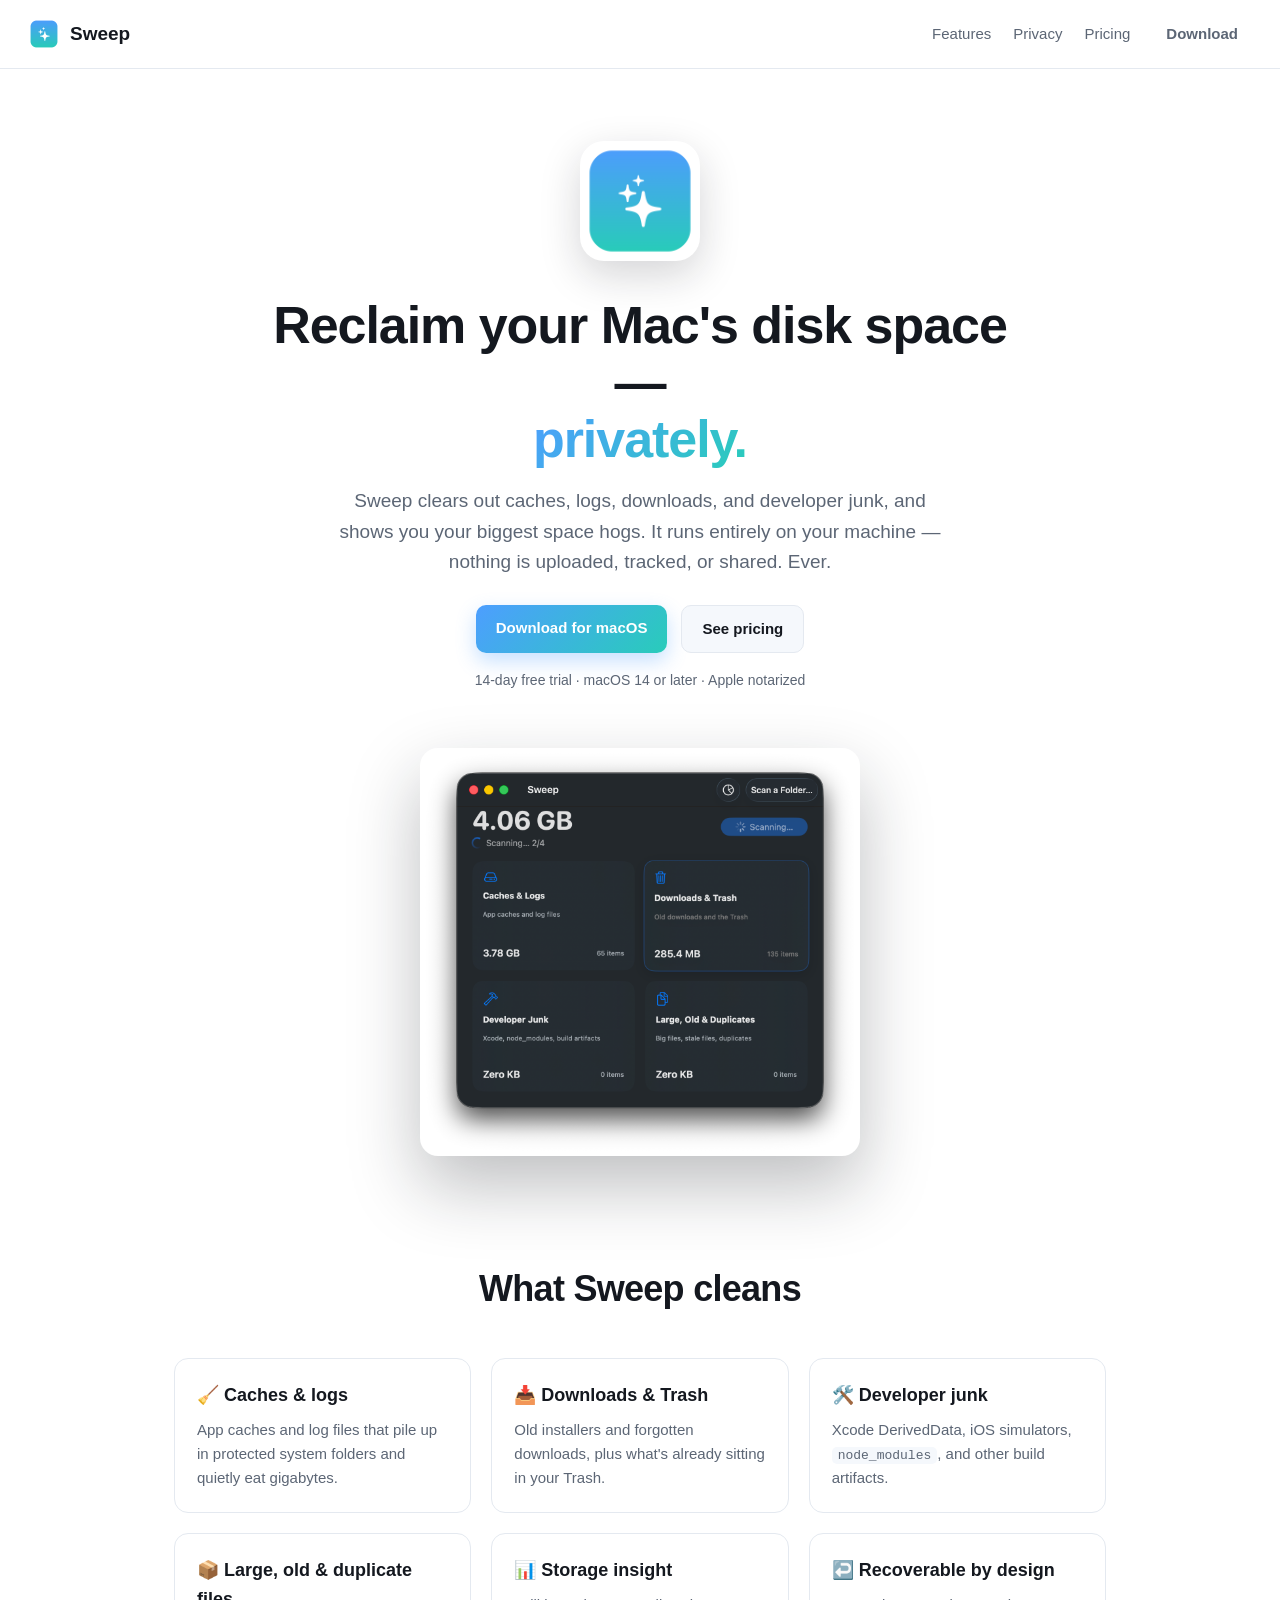
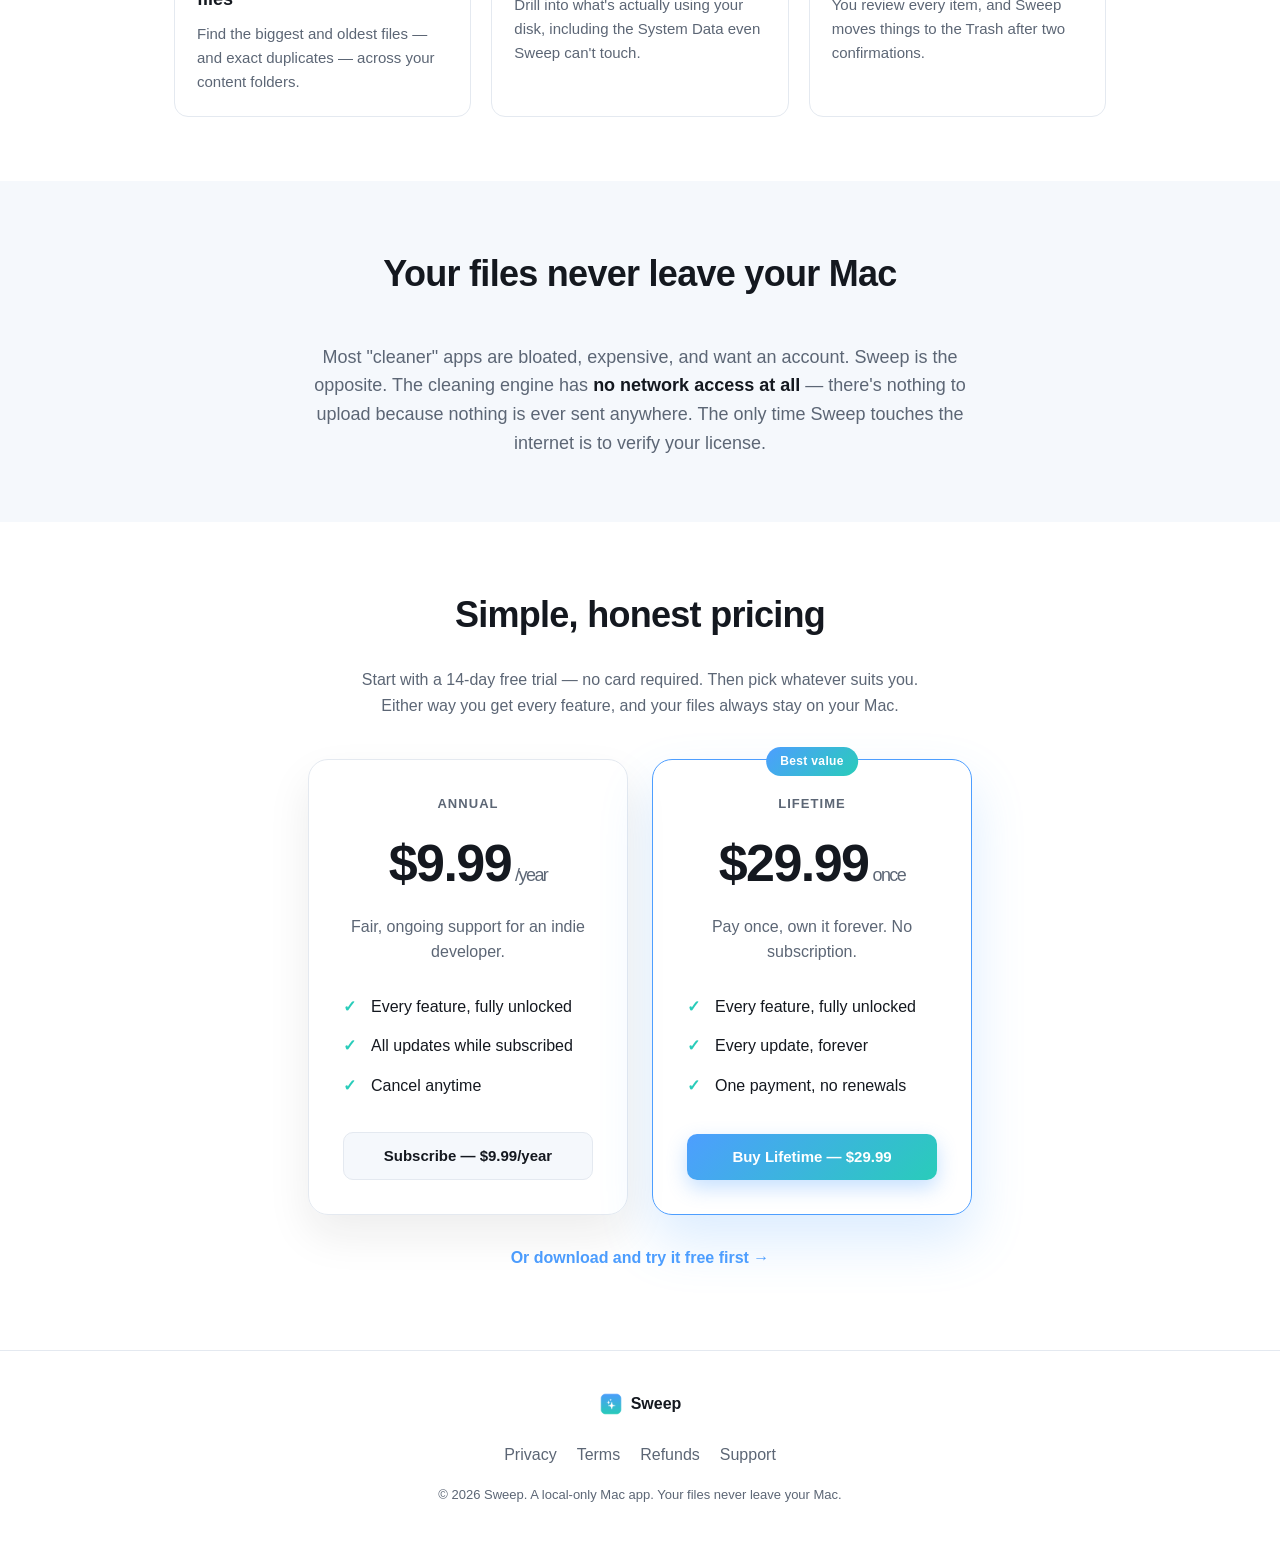
<file: index.html>
<!DOCTYPE html>
<html lang="en">
<head>
  <meta charset="UTF-8" />
  <meta name="viewport" content="width=device-width, initial-scale=1.0" />
  <title>Sweep — a fast, private Mac cleaner</title>
  <meta name="description" content="Sweep reclaims disk space on your Mac by clearing caches, logs, downloads, and developer junk. Runs entirely on your machine — your files never leave your Mac. $9.99/year or $29.99 lifetime." />
  <link rel="icon" href="assets/icon.png" />
  <link rel="stylesheet" href="styles.css" />
  <!-- Open Graph / social preview -->
  <meta property="og:title" content="Sweep — a fast, private Mac cleaner" />
  <meta property="og:description" content="Reclaim disk space on your Mac. Runs entirely offline — your files never leave your Mac. $9.99/year or $29.99 lifetime." />
  <meta property="og:image" content="assets/icon.png" />
  <meta property="og:type" content="website" />
</head>
<body>
  <header class="nav">
    <a class="brand" href="#top">
      <img src="assets/icon.png" alt="Sweep icon" width="32" height="32" />
      <span>Sweep</span>
    </a>
    <nav class="nav-links">
      <a href="#features">Features</a>
      <a href="#privacy">Privacy</a>
      <a href="#pricing">Pricing</a>
      <a class="btn btn-ghost" href="https://github.com/alyakan/sweep-app/releases/latest">Download</a>
    </nav>
  </header>

  <main id="top">
    <!-- HERO -->
    <section class="hero">
      <img class="hero-icon" src="assets/icon.png" alt="Sweep app icon" width="120" height="120" />
      <h1>Reclaim your Mac's disk space —<br /><span class="grad">privately.</span></h1>
      <p class="lede">
        Sweep clears out caches, logs, downloads, and developer junk, and shows you
        your biggest space hogs. It runs entirely on your machine — nothing is
        uploaded, tracked, or shared. Ever.
      </p>
      <div class="cta-row">
        <!-- Points at the latest GitHub Release of this repo (sweep-app). -->
        <a class="btn btn-primary" href="https://github.com/alyakan/sweep-app/releases/latest">Download for macOS</a>
        <a class="btn btn-secondary" href="#pricing">See pricing</a>
      </div>
      <p class="hero-note">14-day free trial · macOS 14 or later · Apple notarized</p>

      <!-- App preview screenshot. -->
      <div class="preview">
        <img src="assets/screenshot.png" alt="Sweep scanning a Mac — 4 GB reclaimable across caches, logs, downloads, and developer junk" />
      </div>
    </section>

    <!-- FEATURES -->
    <section id="features" class="section">
      <h2>What Sweep cleans</h2>
      <div class="feature-grid">
        <div class="feature">
          <h3>🧹 Caches &amp; logs</h3>
          <p>App caches and log files that pile up in protected system folders and quietly eat gigabytes.</p>
        </div>
        <div class="feature">
          <h3>📥 Downloads &amp; Trash</h3>
          <p>Old installers and forgotten downloads, plus what's already sitting in your Trash.</p>
        </div>
        <div class="feature">
          <h3>🛠️ Developer junk</h3>
          <p>Xcode DerivedData, iOS simulators, <code>node_modules</code>, and other build artifacts.</p>
        </div>
        <div class="feature">
          <h3>📦 Large, old &amp; duplicate files</h3>
          <p>Find the biggest and oldest files — and exact duplicates — across your content folders.</p>
        </div>
        <div class="feature">
          <h3>📊 Storage insight</h3>
          <p>Drill into what's actually using your disk, including the System Data even Sweep can't touch.</p>
        </div>
        <div class="feature">
          <h3>↩️ Recoverable by design</h3>
          <p>You review every item, and Sweep moves things to the Trash after two confirmations.</p>
        </div>
      </div>
    </section>

    <!-- PRIVACY -->
    <section id="privacy" class="section privacy">
      <h2>Your files never leave your Mac</h2>
      <p class="privacy-lede">
        Most "cleaner" apps are bloated, expensive, and want an account. Sweep is the
        opposite. The cleaning engine has <strong>no network access at all</strong> —
        there's nothing to upload because nothing is ever sent anywhere. The only time
        Sweep touches the internet is to verify your license.
      </p>
    </section>

    <!-- PRICING -->
    <section id="pricing" class="section">
      <h2>Simple, honest pricing</h2>
      <p class="pricing-intro">
        Start with a 14-day free trial — no card required. Then pick whatever suits you.
        Either way you get every feature, and your files always stay on your Mac.
      </p>
      <div class="price-grid">

        <!-- Annual subscription -->
        <div class="price-card">
          <div class="plan-name">Annual</div>
          <div class="price">$9.99<span>/year</span></div>
          <p class="price-sub">Fair, ongoing support for an indie developer.</p>
          <ul class="price-list">
            <li>Every feature, fully unlocked</li>
            <li>All updates while subscribed</li>
            <li>Cancel anytime</li>
          </ul>
          <a class="btn btn-secondary" href="https://alyyakan-dev.lemonsqueezy.com/checkout/buy/307ad50d-bb0d-4b6e-b6f8-8519619dcb09" target="_blank" rel="noopener">Subscribe — $9.99/year</a>
        </div>

        <!-- Lifetime one-time purchase -->
        <div class="price-card featured">
          <div class="badge">Best value</div>
          <div class="plan-name">Lifetime</div>
          <div class="price">$29.99<span>once</span></div>
          <p class="price-sub">Pay once, own it forever. No subscription.</p>
          <ul class="price-list">
            <li>Every feature, fully unlocked</li>
            <li>Every update, forever</li>
            <li>One payment, no renewals</li>
          </ul>
          <a class="btn btn-primary" href="https://alyyakan-dev.lemonsqueezy.com/checkout/buy/d66ec2ac-29bf-43c7-a98d-512b40bc6b6e" target="_blank" rel="noopener">Buy Lifetime — $29.99</a>
        </div>

      </div>
      <p class="pricing-foot">
        <a href="https://github.com/alyakan/sweep-app/releases/latest">Or download and try it free first →</a>
      </p>
    </section>
  </main>

  <footer class="footer">
    <div class="footer-brand">
      <img src="assets/icon.png" alt="Sweep icon" width="24" height="24" />
      <span>Sweep</span>
    </div>
    <nav class="footer-links">
      <a href="privacy.html">Privacy</a>
      <a href="terms.html">Terms</a>
      <a href="refund.html">Refunds</a>
      <!-- TODO: set your real support email -->
      <a href="mailto:aly.yakan@gmail.com">Support</a>
    </nav>
    <p class="copyright">© 2026 Sweep. A local-only Mac app. Your files never leave your Mac.</p>
  </footer>
</body>
</html>
</file>
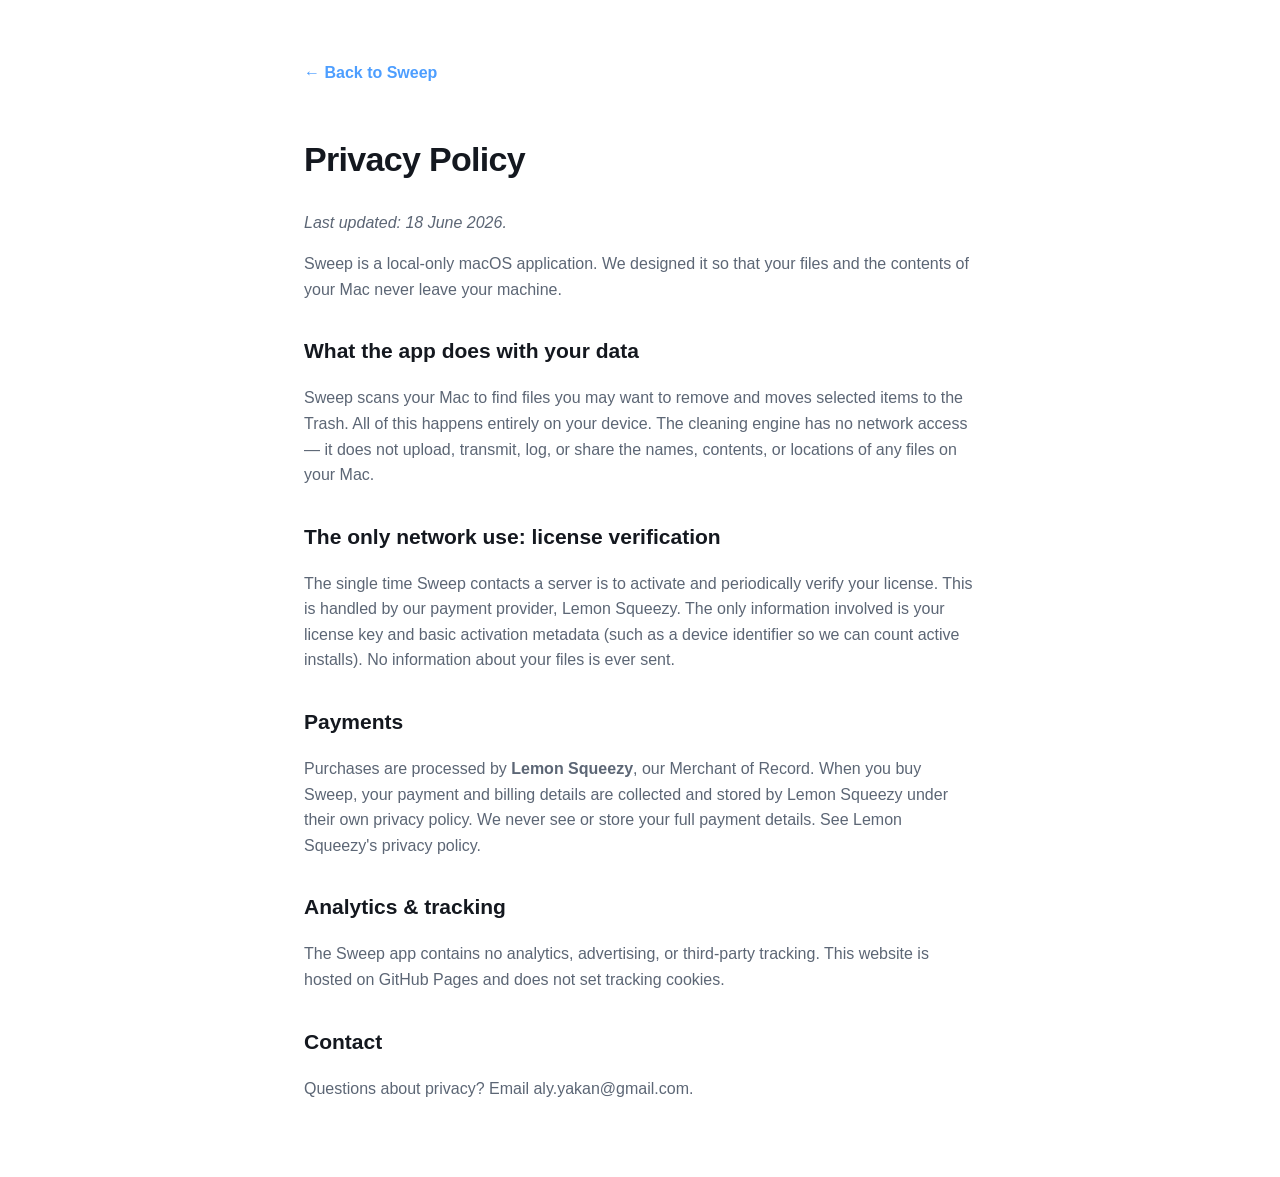
<file: privacy.html>
<!DOCTYPE html>
<html lang="en">
<head>
  <meta charset="UTF-8" />
  <meta name="viewport" content="width=device-width, initial-scale=1.0" />
  <title>Privacy Policy — Sweep</title>
  <link rel="icon" href="assets/icon.png" />
  <link rel="stylesheet" href="styles.css" />
</head>
<body>
  <main class="legal">
    <a class="back" href="index.html">← Back to Sweep</a>
    <h1>Privacy Policy</h1>
    <p><em>Last updated: 18 June 2026.</em></p>

    <p>
      Sweep is a local-only macOS application. We designed it so that your files and the
      contents of your Mac never leave your machine.
    </p>

    <h2>What the app does with your data</h2>
    <p>
      Sweep scans your Mac to find files you may want to remove and moves selected items
      to the Trash. All of this happens entirely on your device. The cleaning engine has
      no network access — it does not upload, transmit, log, or share the names, contents,
      or locations of any files on your Mac.
    </p>

    <h2>The only network use: license verification</h2>
    <p>
      The single time Sweep contacts a server is to activate and periodically verify your
      license. This is handled by our payment provider, Lemon Squeezy. The only
      information involved is your license key and basic activation metadata (such as a
      device identifier so we can count active installs). No information about your files
      is ever sent.
    </p>

    <h2>Payments</h2>
    <p>
      Purchases are processed by <strong>Lemon Squeezy</strong>, our Merchant of Record.
      When you buy Sweep, your payment and billing details are collected and stored by
      Lemon Squeezy under their own privacy policy. We never see or store your full payment
      details. See <a href="https://www.lemonsqueezy.com/privacy" target="_blank" rel="noopener">Lemon Squeezy's privacy policy</a>.
    </p>

    <h2>Analytics &amp; tracking</h2>
    <p>
      The Sweep app contains no analytics, advertising, or third-party tracking. This
      website is hosted on GitHub Pages and does not set tracking cookies.
    </p>

    <h2>Contact</h2>
    <!-- TODO: set your real support email -->
    <p>Questions about privacy? Email <a href="mailto:aly.yakan@gmail.com">aly.yakan@gmail.com</a>.</p>
  </main>
</body>
</html>
</file>
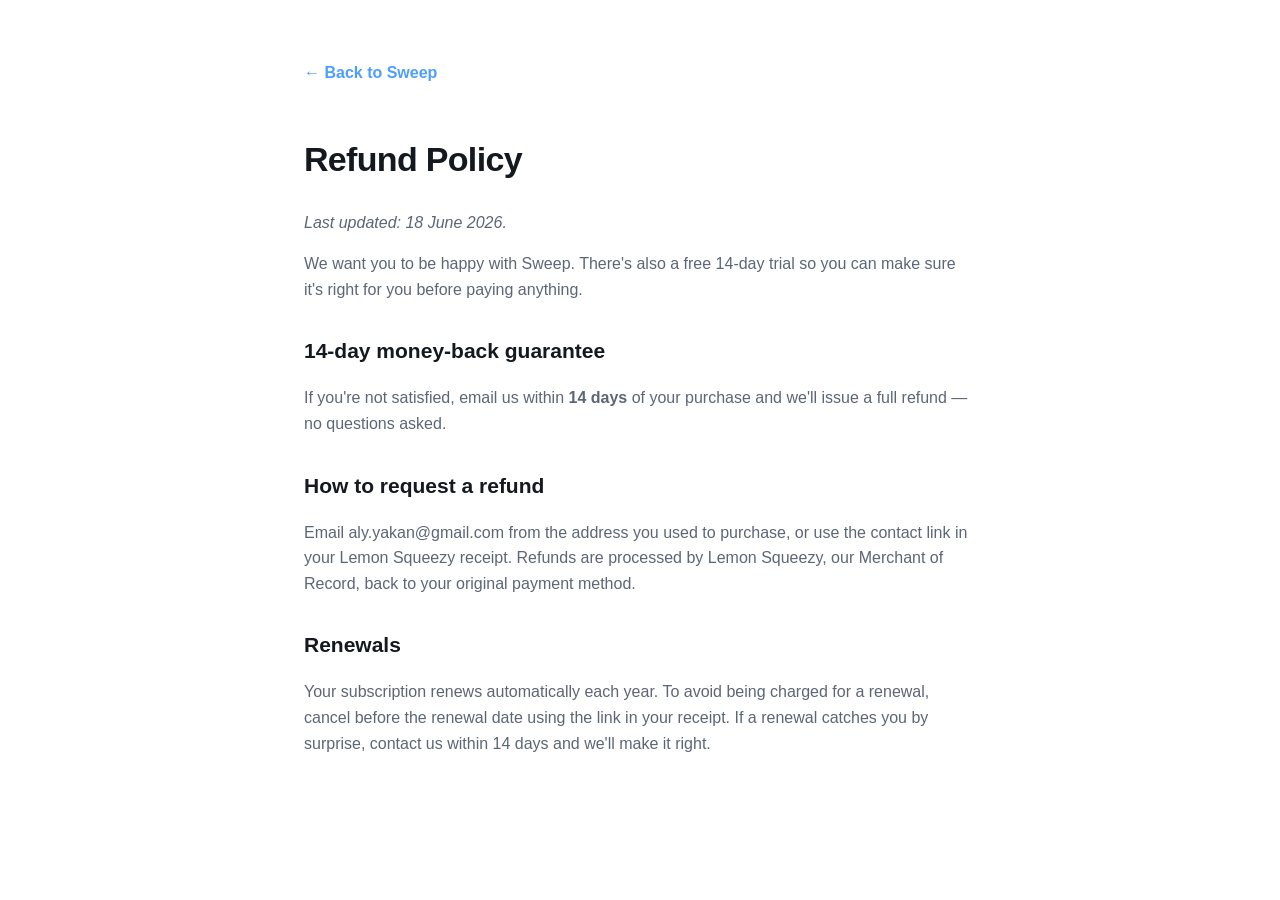
<file: refund.html>
<!DOCTYPE html>
<html lang="en">
<head>
  <meta charset="UTF-8" />
  <meta name="viewport" content="width=device-width, initial-scale=1.0" />
  <title>Refund Policy — Sweep</title>
  <link rel="icon" href="assets/icon.png" />
  <link rel="stylesheet" href="styles.css" />
</head>
<body>
  <main class="legal">
    <a class="back" href="index.html">← Back to Sweep</a>
    <h1>Refund Policy</h1>
    <p><em>Last updated: 18 June 2026.</em></p>

    <p>
      We want you to be happy with Sweep. There's also a free 14-day trial so you can make
      sure it's right for you before paying anything.
    </p>

    <h2>14-day money-back guarantee</h2>
    <p>
      If you're not satisfied, email us within <strong>14 days</strong> of your purchase
      and we'll issue a full refund — no questions asked.
    </p>

    <h2>How to request a refund</h2>
    <!-- TODO: set your real support email -->
    <p>
      Email <a href="mailto:aly.yakan@gmail.com">aly.yakan@gmail.com</a> from the address
      you used to purchase, or use the contact link in your Lemon Squeezy receipt. Refunds
      are processed by Lemon Squeezy, our Merchant of Record, back to your original payment
      method.
    </p>

    <h2>Renewals</h2>
    <p>
      Your subscription renews automatically each year. To avoid being charged for a
      renewal, cancel before the renewal date using the link in your receipt. If a renewal
      catches you by surprise, contact us within 14 days and we'll make it right.
    </p>
  </main>
</body>
</html>
</file>
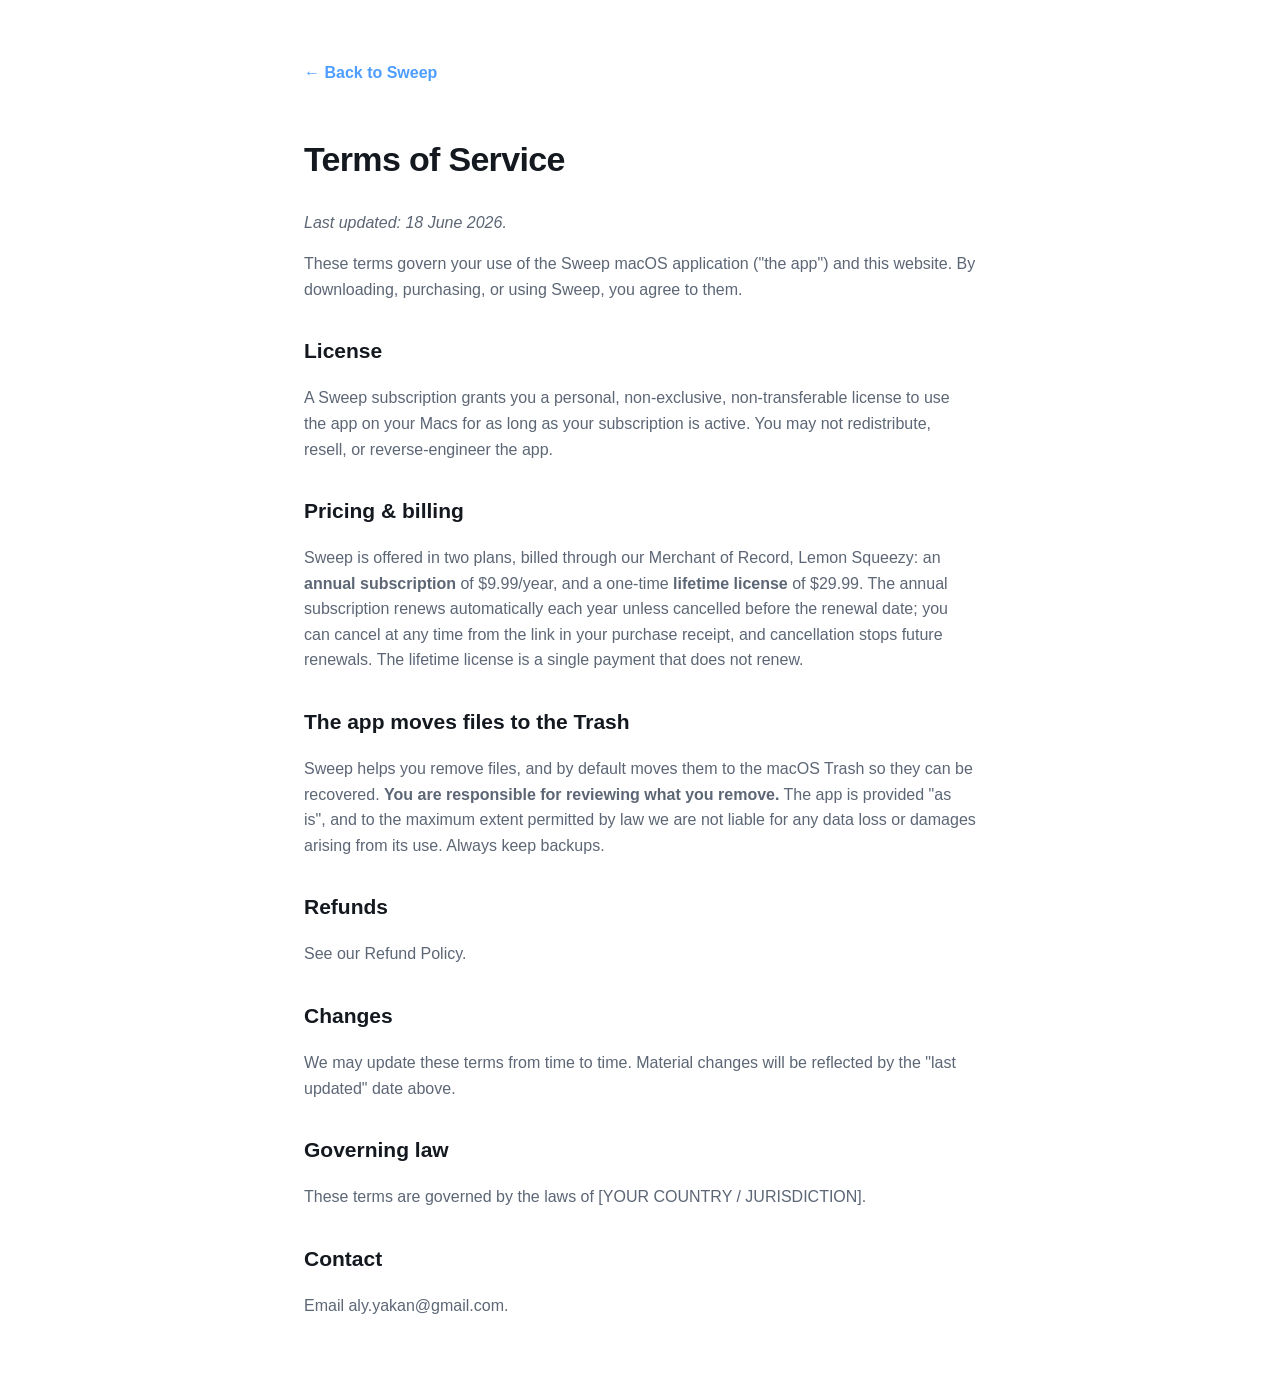
<file: terms.html>
<!DOCTYPE html>
<html lang="en">
<head>
  <meta charset="UTF-8" />
  <meta name="viewport" content="width=device-width, initial-scale=1.0" />
  <title>Terms of Service — Sweep</title>
  <link rel="icon" href="assets/icon.png" />
  <link rel="stylesheet" href="styles.css" />
</head>
<body>
  <main class="legal">
    <a class="back" href="index.html">← Back to Sweep</a>
    <h1>Terms of Service</h1>
    <p><em>Last updated: 18 June 2026.</em></p>

    <p>
      These terms govern your use of the Sweep macOS application ("the app") and this
      website. By downloading, purchasing, or using Sweep, you agree to them.
    </p>

    <h2>License</h2>
    <p>
      A Sweep subscription grants you a personal, non-exclusive, non-transferable license
      to use the app on your Macs for as long as your subscription is active. You may not
      redistribute, resell, or reverse-engineer the app.
    </p>

    <h2>Pricing &amp; billing</h2>
    <p>
      Sweep is offered in two plans, billed through our Merchant of Record, Lemon Squeezy:
      an <strong>annual subscription</strong> of $9.99/year, and a one-time
      <strong>lifetime license</strong> of $29.99. The annual subscription renews
      automatically each year unless cancelled before the renewal date; you can cancel at
      any time from the link in your purchase receipt, and cancellation stops future
      renewals. The lifetime license is a single payment that does not renew.
    </p>

    <h2>The app moves files to the Trash</h2>
    <p>
      Sweep helps you remove files, and by default moves them to the macOS Trash so they
      can be recovered. <strong>You are responsible for reviewing what you remove.</strong>
      The app is provided "as is", and to the maximum extent permitted by law we are not
      liable for any data loss or damages arising from its use. Always keep backups.
    </p>

    <h2>Refunds</h2>
    <p>See our <a href="refund.html">Refund Policy</a>.</p>

    <h2>Changes</h2>
    <p>
      We may update these terms from time to time. Material changes will be reflected by
      the "last updated" date above.
    </p>

    <h2>Governing law</h2>
    <!-- TODO: set your country/jurisdiction -->
    <p>These terms are governed by the laws of [YOUR COUNTRY / JURISDICTION].</p>

    <h2>Contact</h2>
    <!-- TODO: set your real support email -->
    <p>Email <a href="mailto:aly.yakan@gmail.com">aly.yakan@gmail.com</a>.</p>
  </main>
</body>
</html>
</file>
<file: styles.css>
:root {
  --blue: #4d9eff;
  --teal: #29ccba;
  --ink: #14181f;
  --muted: #5c6675;
  --bg: #ffffff;
  --bg-soft: #f5f8fc;
  --border: #e4e9f0;
  --radius: 14px;
  --grad: linear-gradient(135deg, var(--blue), var(--teal));
}

* { box-sizing: border-box; }

html { scroll-behavior: smooth; }

body {
  margin: 0;
  font-family: -apple-system, BlinkMacSystemFont, "Segoe UI", Roboto, Helvetica, Arial, sans-serif;
  color: var(--ink);
  background: var(--bg);
  line-height: 1.6;
  -webkit-font-smoothing: antialiased;
}

a { color: inherit; text-decoration: none; }

/* NAV */
.nav {
  position: sticky;
  top: 0;
  z-index: 10;
  display: flex;
  align-items: center;
  justify-content: space-between;
  padding: 14px 28px;
  background: rgba(255, 255, 255, 0.8);
  backdrop-filter: saturate(180%) blur(14px);
  border-bottom: 1px solid var(--border);
}
.brand { display: flex; align-items: center; gap: 10px; font-weight: 700; font-size: 19px; }
.brand img { border-radius: 8px; }
.nav-links { display: flex; align-items: center; gap: 22px; font-size: 15px; color: var(--muted); }
.nav-links a:hover { color: var(--ink); }

/* BUTTONS */
.btn {
  display: inline-block;
  padding: 11px 20px;
  border-radius: 10px;
  font-weight: 600;
  font-size: 15px;
  cursor: pointer;
  transition: transform 0.12s ease, box-shadow 0.12s ease, background 0.12s ease;
}
.btn:hover { transform: translateY(-1px); }
.btn-primary { background: var(--grad); color: #fff; box-shadow: 0 8px 20px rgba(77, 158, 255, 0.32); }
.btn-secondary { background: var(--bg-soft); color: var(--ink); border: 1px solid var(--border); }
.btn-ghost { background: transparent; color: var(--muted); padding: 8px 14px; }
.btn-ghost:hover { color: var(--ink); }

/* HERO */
.hero { text-align: center; padding: 72px 20px 40px; max-width: 820px; margin: 0 auto; }
.hero-icon { border-radius: 24px; box-shadow: 0 14px 40px rgba(20, 24, 31, 0.18); }
.hero h1 { font-size: clamp(34px, 6vw, 52px); line-height: 1.1; margin: 28px 0 18px; letter-spacing: -0.02em; }
.grad { background: var(--grad); -webkit-background-clip: text; background-clip: text; color: transparent; }
.lede { font-size: 19px; color: var(--muted); max-width: 620px; margin: 0 auto 28px; }
.cta-row { display: flex; gap: 14px; justify-content: center; flex-wrap: wrap; }
.hero-note { margin-top: 16px; font-size: 14px; color: var(--muted); }

/* APP PREVIEW SCREENSHOT */
.preview { margin: 56px auto 0; max-width: 440px; }
.preview img { width: 100%; height: auto; display: block; border-radius: 18px; box-shadow: 0 30px 70px rgba(20, 24, 31, 0.28); }

/* SECTIONS */
.section { max-width: 980px; margin: 0 auto; padding: 64px 24px; }
.section h2 { font-size: clamp(26px, 4vw, 36px); text-align: center; margin: 0 0 40px; letter-spacing: -0.02em; }

.feature-grid { display: grid; grid-template-columns: repeat(auto-fit, minmax(260px, 1fr)); gap: 20px; }
.feature { border: 1px solid var(--border); border-radius: var(--radius); padding: 22px; background: #fff; }
.feature h3 { margin: 0 0 8px; font-size: 18px; }
.feature p { margin: 0; color: var(--muted); font-size: 15px; }
.feature code { background: var(--bg-soft); padding: 1px 6px; border-radius: 5px; font-size: 13px; }

/* PRIVACY */
.privacy { text-align: center; background: var(--bg-soft); max-width: none; }
.privacy-lede { max-width: 680px; margin: 0 auto; font-size: 18px; color: var(--muted); }
.privacy-lede strong { color: var(--ink); }

/* PRICING */
.pricing-intro { max-width: 560px; margin: -16px auto 40px; text-align: center; color: var(--muted); }
.price-grid { display: grid; grid-template-columns: repeat(auto-fit, minmax(260px, 320px)); gap: 24px; justify-content: center; align-items: stretch; }
.price-card { position: relative; display: flex; flex-direction: column; border: 1px solid var(--border); border-radius: 20px; padding: 34px; text-align: center; box-shadow: 0 20px 44px rgba(20, 24, 31, 0.08); }
.price-card.featured { border-color: var(--blue); box-shadow: 0 26px 54px rgba(77, 158, 255, 0.20); }
.badge { position: absolute; top: -13px; left: 50%; transform: translateX(-50%); background: var(--grad); color: #fff; font-size: 12px; font-weight: 700; letter-spacing: 0.03em; padding: 5px 14px; border-radius: 999px; white-space: nowrap; }
.plan-name { font-size: 13px; font-weight: 700; text-transform: uppercase; letter-spacing: 0.08em; color: var(--muted); margin-bottom: 8px; }
.price { font-size: 52px; font-weight: 800; letter-spacing: -0.03em; }
.price span { font-size: 18px; font-weight: 500; color: var(--muted); margin-left: 4px; }
.price-sub { color: var(--muted); margin: 8px 0 22px; min-height: 44px; }
.price-list { list-style: none; padding: 0; margin: 0 0 26px; text-align: left; display: inline-block; }
.price-list li { padding: 7px 0 7px 28px; position: relative; }
.price-list li::before { content: "✓"; position: absolute; left: 0; color: var(--teal); font-weight: 800; }
.price-card .btn { display: block; margin-top: auto; }
.pricing-foot { text-align: center; margin-top: 30px; }
.pricing-foot a { color: var(--blue); font-weight: 600; }

/* FOOTER */
.footer { border-top: 1px solid var(--border); padding: 40px 24px; text-align: center; color: var(--muted); }
.footer-brand { display: inline-flex; align-items: center; gap: 8px; font-weight: 700; color: var(--ink); }
.footer-brand img { border-radius: 6px; }
.footer-links { display: flex; gap: 20px; justify-content: center; margin: 18px 0; flex-wrap: wrap; }
.footer-links a:hover { color: var(--ink); }
.copyright { font-size: 13px; margin: 0; }

/* LEGAL PAGES */
.legal { max-width: 720px; margin: 0 auto; padding: 60px 24px; }
.legal h1 { font-size: 34px; letter-spacing: -0.02em; }
.legal h2 { font-size: 21px; margin-top: 32px; }
.legal p, .legal li { color: var(--muted); }
.legal .back { display: inline-block; margin-bottom: 24px; color: var(--blue); font-weight: 600; }

@media (max-width: 560px) {
  .nav-links a:not(.btn) { display: none; }
  .cards { grid-template-columns: 1fr; }
}
</file>
